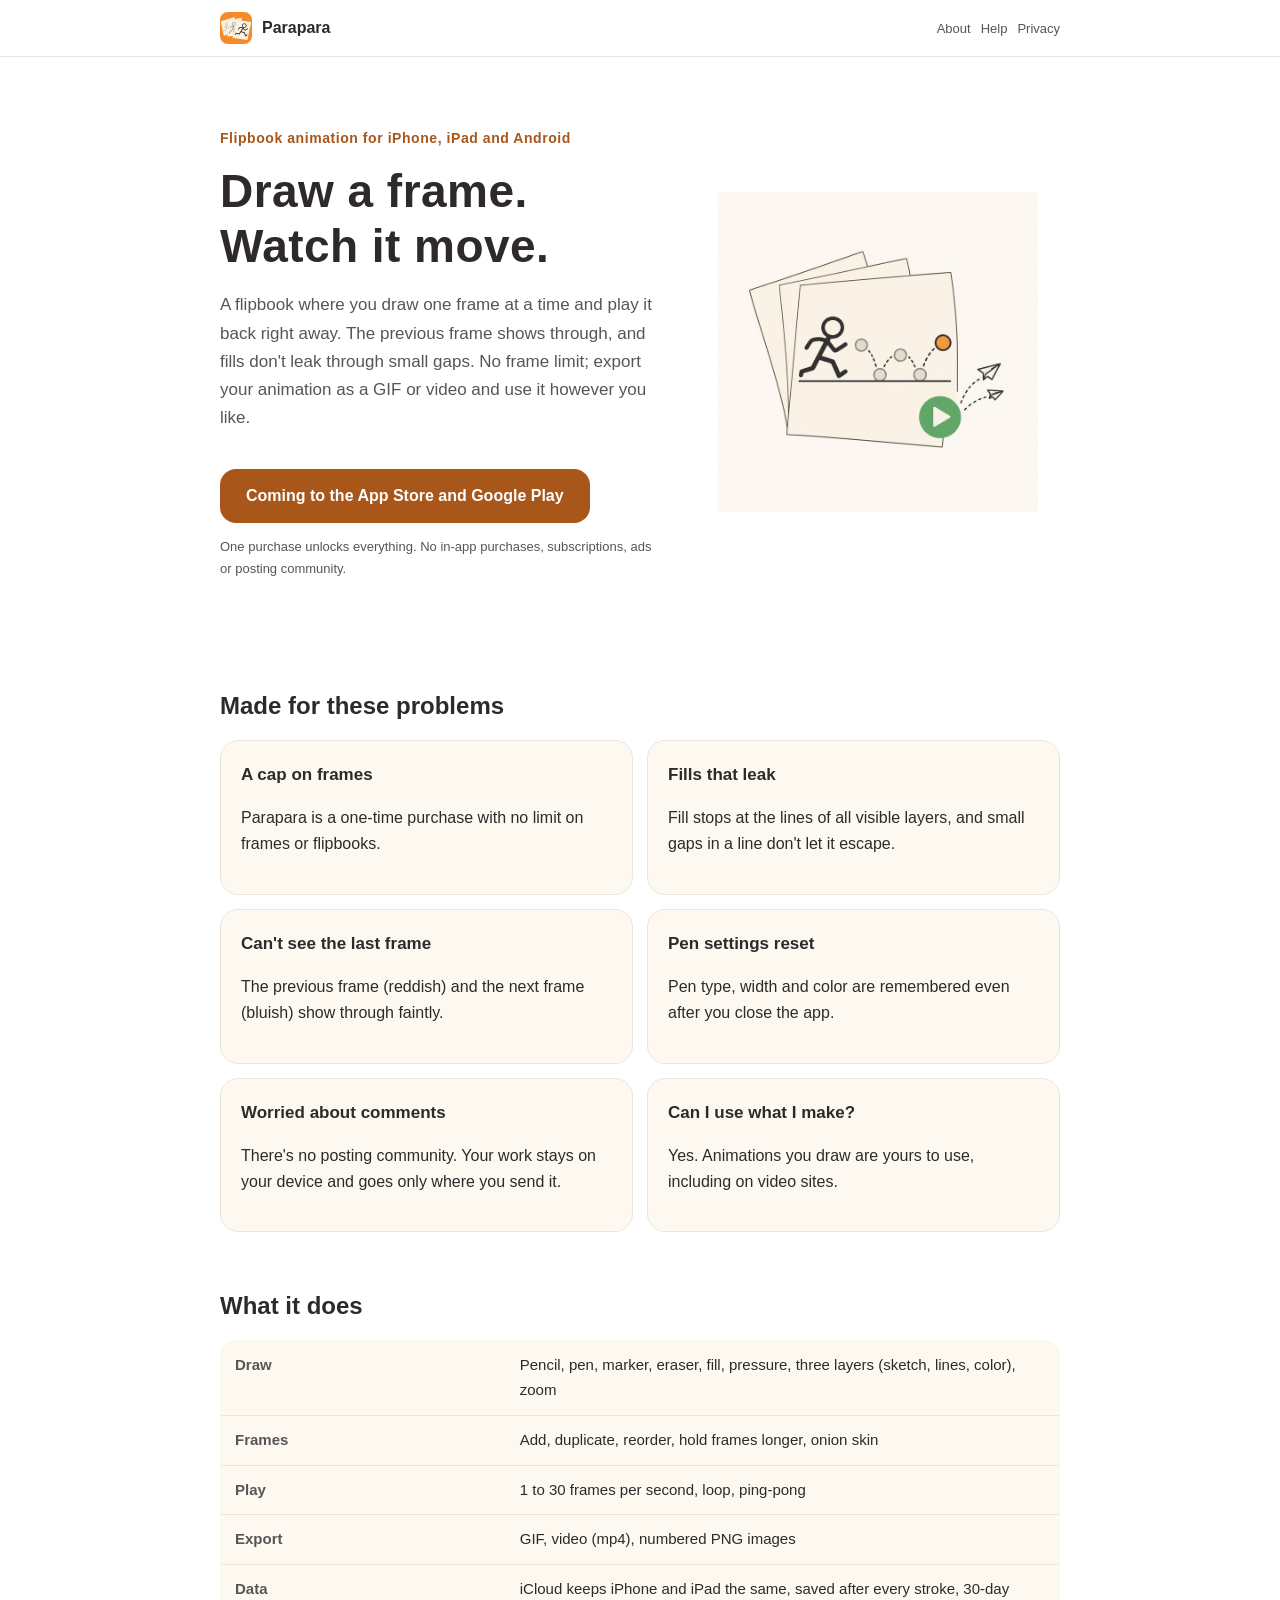
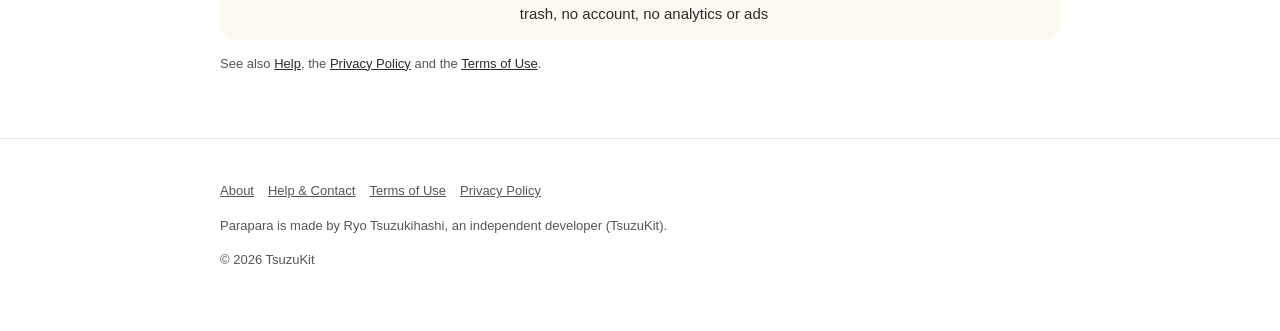
<file: index.html>
<!DOCTYPE html>
<html lang="ja" data-title-ja="ぱらぱらちょう｜1コマずつ描くパラパラ漫画" data-title-en="Parapara | A flipbook you draw frame by frame">
<head>
<meta charset="UTF-8">
<meta name="viewport" content="width=device-width, initial-scale=1">
<script>(function(){var l=navigator.languages&&navigator.languages.length?navigator.languages:[navigator.language||"ja"],p="en";for(var i=0;i<l.length;i++){var c=String(l[i]).toLowerCase();if(c.indexOf("ja")===0){p="ja";break}if(c.indexOf("en")===0){p="en";break}}var d=document.documentElement;d.lang=p;var t=d.getAttribute("data-title-"+p);if(t){document.title=t}})();</script>
<title>ぱらぱらちょう｜1コマずつ描くパラパラ漫画</title>
<meta name="description" content="1コマずつ絵を描いて、すぐ再生できるパラパラ漫画の帳面。前のコマが透け、塗りつぶしはすき間からはみ出さない。コマの数に制限なし。GIF・動画で書き出して自由に使える。広告なしの買い切り。 / Draw one frame at a time and play it right away. Onion skin, fills that don&#x27;t leak through gaps, no frame limit. Export GIF or video and use it however you like. No ads, one purchase.">
<meta property="og:title" content="ぱらぱらちょう｜1コマずつ描くパラパラ漫画">
<meta property="og:description" content="1コマずつ絵を描いて、すぐ再生できるパラパラ漫画の帳面。前のコマが透け、塗りつぶしはすき間からはみ出さない。コマの数に制限なし。GIF・動画で書き出して自由に使える。広告なしの買い切り。">
<meta property="og:type" content="website">
<meta property="og:url" content="https://parapara.tsuzukit.com/">
<meta property="og:image" content="https://parapara.tsuzukit.com/assets/og.jpg">
<link rel="icon" href="assets/icon.png">
<link rel="apple-touch-icon" href="assets/icon.png">
<link rel="stylesheet" href="style.css">
</head>
<body>
<div data-l="ja" lang="ja">
<header class="site"><div class="wrap">
<a class="brand" href="./"><img src="assets/icon.png" alt="" width="32" height="32">ぱらぱらちょう</a>
<nav class="site"><a href="./">紹介</a><a href="support.html">使い方</a><a href="privacy.html">プライバシー</a></nav>
</div></header>
<main class="wrap">
<section class="hero">
<div>
<p class="eyebrow">iPhone・iPad・Android のパラパラ漫画</p>
<h1>1コマずつ描いて、<br>すぐ動かす。</h1>
<p class="lead">1コマずつ絵を描いて、すぐ再生できるパラパラ漫画の帳面です。前のコマが薄く透け、塗りつぶしは線のすき間からはみ出しません。コマの数に制限はなく、描いたアニメは GIF や動画にして自由に使えます。</p>
<a class="cta" href="#store" id="store">App Store・Google Play で配信予定</a>
<p class="note">買い切りで全部の機能が使えます。アプリ内課金・サブスクリプション・広告・投稿の場はありません。</p>
</div>
<img src="assets/hero.jpg" alt="弾むボールを1コマずつ描いて再生するイラスト" width="360">
</section>

<h2>こんな困りごとのために</h2>
<div class="grid two">
<div class="card"><h3>コマの数に上限がある</h3><p>ぱらぱらちょうは買い切りで、コマの数も作品の数も制限がありません。</p></div>
<div class="card"><h3>塗りつぶしがはみ出す</h3><p>見えている全部のレイヤーの線を境に塗ります。線に小さなすき間があっても、外へはみ出しません。</p></div>
<div class="card"><h3>前のコマが見えない</h3><p>前のコマ（赤み）と次のコマ（青み）を薄く重ねて、少しずつ動かして描けます。</p></div>
<div class="card"><h3>ペンの太さが毎回戻る</h3><p>ペンの種類・太さ・色は、アプリを閉じても覚えています。</p></div>
<div class="card"><h3>投稿の場のコメントがこわい</h3><p>投稿の場はありません。作品は端末の中に置き、送る先は自分で選びます。</p></div>
<div class="card"><h3>作ったアニメを使ってよいか</h3><p>自分で描いたアニメは自由に使えます。動画のサイトに載せることもできます。</p></div>
</div>

<h2>できること</h2>
<table>
<tr><th>描く</th><td>えんぴつ・ペン・マーカー・消しゴム・塗りつぶし・筆圧・レイヤー3枚（下書き・線・塗り）・拡大</td></tr>
<tr><th>コマ</th><td>足す・複製・並べかえ・止めの絵（1コマを長く見せる）・前後のコマを透かす</td></tr>
<tr><th>再生</th><td>1〜30 コマ／秒・くり返し・往復</td></tr>
<tr><th>書き出し</th><td>GIF・動画（mp4）・連番の画像（PNG）</td></tr>
<tr><th>データ</th><td>iCloud で iPhone と iPad をそろえる・1筆ごとに保存・ゴミ箱（30日）・アカウントなし・解析と広告なし</td></tr>
</table>
<p class="note"><a href="support.html">使い方</a>・<a href="privacy.html">プライバシーポリシー</a>・<a href="terms.html">利用規約</a>もご覧ください。</p>
</main>
<footer class="site"><div class="wrap">
<p><a href="./">紹介</a><a href="support.html">使い方とお問い合わせ</a><a href="terms.html">利用規約</a><a href="privacy.html">プライバシーポリシー</a></p>
<p>ぱらぱらちょうは、個人開発者の續橋涼（TsuzuKit）が作っているアプリです。</p>
<p>© 2026 TsuzuKit</p>
</div></footer>
</div>
<div data-l="en" lang="en">
<header class="site"><div class="wrap">
<a class="brand" href="./"><img src="assets/icon.png" alt="" width="32" height="32">Parapara</a>
<nav class="site"><a href="./">About</a><a href="support.html">Help</a><a href="privacy.html">Privacy</a></nav>
</div></header>
<main class="wrap">
<section class="hero">
<div>
<p class="eyebrow">Flipbook animation for iPhone, iPad and Android</p>
<h1>Draw a frame.<br>Watch it move.</h1>
<p class="lead">A flipbook where you draw one frame at a time and play it back right away. The previous frame shows through, and fills don't leak through small gaps. No frame limit; export your animation as a GIF or video and use it however you like.</p>
<a class="cta" href="#store" id="store">Coming to the App Store and Google Play</a>
<p class="note">One purchase unlocks everything. No in-app purchases, subscriptions, ads or posting community.</p>
</div>
<img src="assets/hero.jpg" alt="Illustration of drawing a bouncing ball frame by frame and playing it" width="360">
</section>

<h2>Made for these problems</h2>
<div class="grid two">
<div class="card"><h3>A cap on frames</h3><p>Parapara is a one-time purchase with no limit on frames or flipbooks.</p></div>
<div class="card"><h3>Fills that leak</h3><p>Fill stops at the lines of all visible layers, and small gaps in a line don't let it escape.</p></div>
<div class="card"><h3>Can't see the last frame</h3><p>The previous frame (reddish) and the next frame (bluish) show through faintly.</p></div>
<div class="card"><h3>Pen settings reset</h3><p>Pen type, width and color are remembered even after you close the app.</p></div>
<div class="card"><h3>Worried about comments</h3><p>There's no posting community. Your work stays on your device and goes only where you send it.</p></div>
<div class="card"><h3>Can I use what I make?</h3><p>Yes. Animations you draw are yours to use, including on video sites.</p></div>
</div>

<h2>What it does</h2>
<table>
<tr><th>Draw</th><td>Pencil, pen, marker, eraser, fill, pressure, three layers (sketch, lines, color), zoom</td></tr>
<tr><th>Frames</th><td>Add, duplicate, reorder, hold frames longer, onion skin</td></tr>
<tr><th>Play</th><td>1 to 30 frames per second, loop, ping-pong</td></tr>
<tr><th>Export</th><td>GIF, video (mp4), numbered PNG images</td></tr>
<tr><th>Data</th><td>iCloud keeps iPhone and iPad the same, saved after every stroke, 30-day trash, no account, no analytics or ads</td></tr>
</table>
<p class="note">See also <a href="support.html">Help</a>, the <a href="privacy.html">Privacy Policy</a> and the <a href="terms.html">Terms of Use</a>.</p>
</main>
<footer class="site"><div class="wrap">
<p><a href="./">About</a><a href="support.html">Help & Contact</a><a href="terms.html">Terms of Use</a><a href="privacy.html">Privacy Policy</a></p>
<p>Parapara is made by Ryo Tsuzukihashi, an independent developer (TsuzuKit).</p>
<p>© 2026 TsuzuKit</p>
</div></footer>
</div>
</body>
</html>
</file>
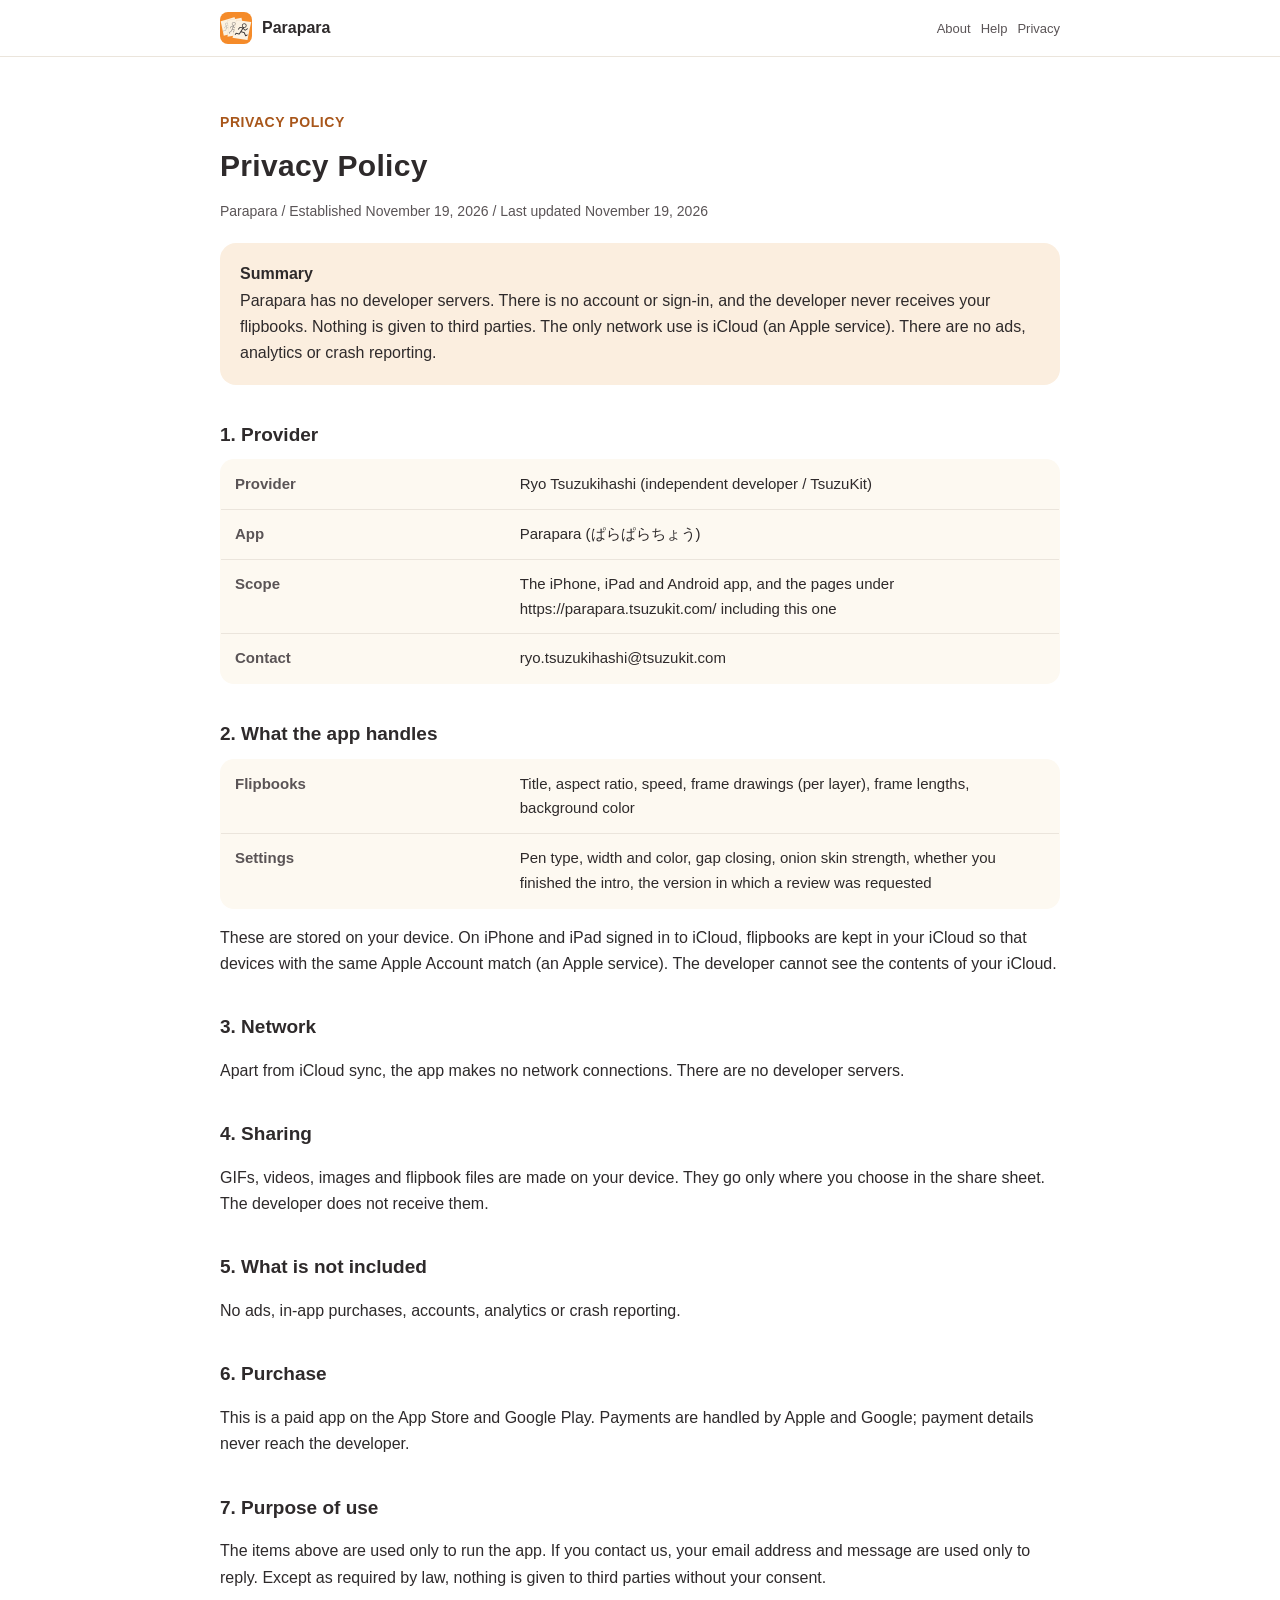
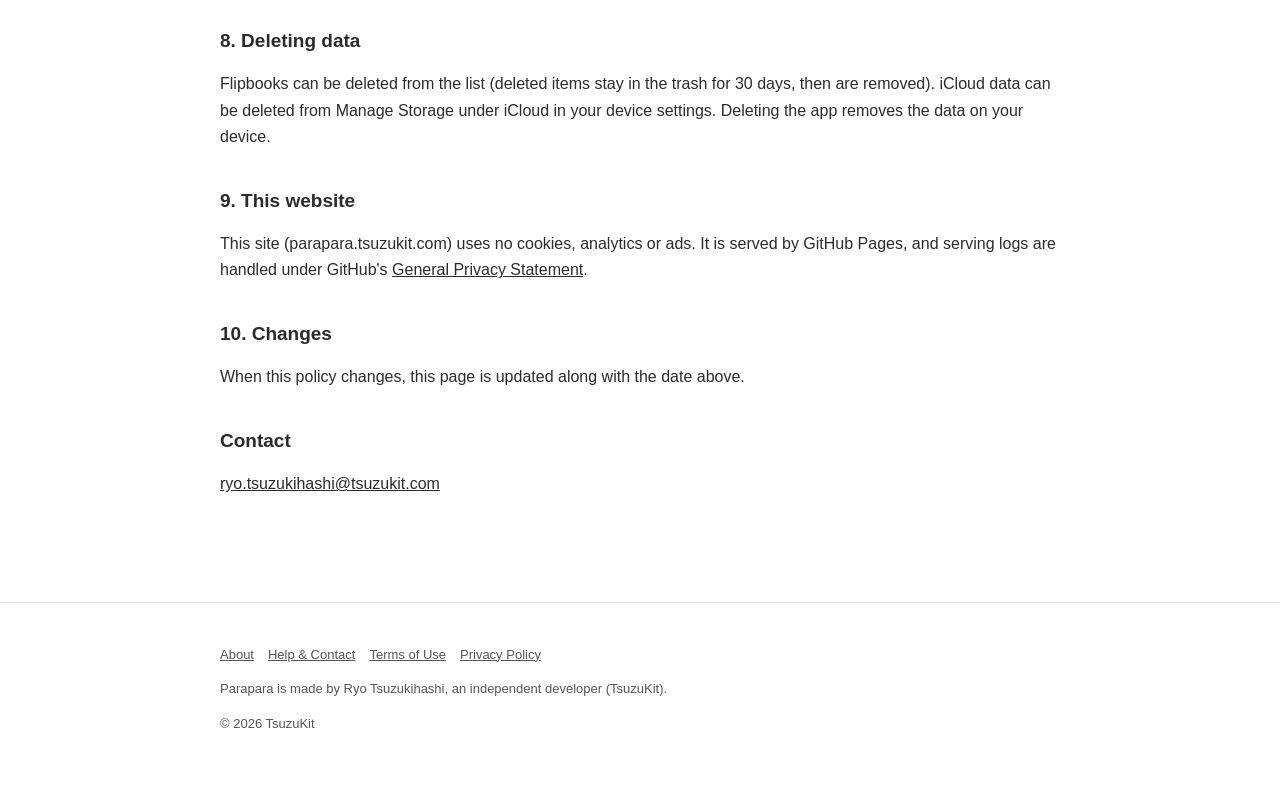
<file: privacy.html>
<!DOCTYPE html>
<html lang="ja" data-title-ja="プライバシーポリシー - ぱらぱらちょう" data-title-en="Privacy Policy - Parapara">
<head>
<meta charset="UTF-8">
<meta name="viewport" content="width=device-width, initial-scale=1">
<script>(function(){var l=navigator.languages&&navigator.languages.length?navigator.languages:[navigator.language||"ja"],p="en";for(var i=0;i<l.length;i++){var c=String(l[i]).toLowerCase();if(c.indexOf("ja")===0){p="ja";break}if(c.indexOf("en")===0){p="en";break}}var d=document.documentElement;d.lang=p;var t=d.getAttribute("data-title-"+p);if(t){document.title=t}})();</script>
<title>プライバシーポリシー - ぱらぱらちょう</title>
<meta name="description" content="ぱらぱらちょうのプライバシーポリシー。開発者は個人情報を集めません。通信は iCloud だけです。 / Privacy Policy for Parapara. The developer collects no personal information. The only network use is iCloud.">
<meta property="og:title" content="プライバシーポリシー - ぱらぱらちょう">
<meta property="og:description" content="ぱらぱらちょうのプライバシーポリシー。開発者は個人情報を集めません。通信は iCloud だけです。">
<meta property="og:type" content="website">
<meta property="og:url" content="https://parapara.tsuzukit.com/privacy.html">
<meta property="og:image" content="https://parapara.tsuzukit.com/assets/og.jpg">
<link rel="icon" href="assets/icon.png">
<link rel="apple-touch-icon" href="assets/icon.png">
<link rel="stylesheet" href="style.css">
</head>
<body>
<div data-l="ja" lang="ja">
<header class="site"><div class="wrap">
<a class="brand" href="./"><img src="assets/icon.png" alt="" width="32" height="32">ぱらぱらちょう</a>
<nav class="site"><a href="./">紹介</a><a href="support.html">使い方</a><a href="privacy.html">プライバシー</a></nav>
</div></header>
<main class="wrap">
<article class="doc">
<p class="eyebrow">PRIVACY POLICY</p>
<h1>プライバシーポリシー</h1>
<p class="meta">ぱらぱらちょう／制定日 2026年11月19日／改定日 2026年11月19日</p>
<div class="summary"><strong>このポリシーの要旨</strong><br>ぱらぱらちょうは、開発者のサーバーを持たないアプリです。アカウント登録やログインはなく、開発者があなたの作品を受け取ることはありません。第三者に渡すこともありません。通信は iCloud（Apple のサービス）だけです。広告、分析ツール、クラッシュを報告する仕組みは入れていません。</div>
<h2>1. 提供者</h2>
<table>
<tr><th>提供者</th><td>續橋涼（個人開発者 / TsuzuKit）</td></tr>
<tr><th>アプリ名</th><td>ぱらぱらちょう（英語名 Parapara）</td></tr>
<tr><th>対象</th><td>iPhone・iPad・Android 向けアプリと、このページを含む https://parapara.tsuzukit.com/ 配下のページ</td></tr>
<tr><th>連絡先</th><td>ryo.tsuzukihashi@tsuzukit.com</td></tr>
</table>
<h2>2. アプリが扱うもの</h2>
<table>
<tr><th>作品</th><td>題・縦横の比・速さ・コマの絵（レイヤーごと）・コマの長さ・背景の色</td></tr>
<tr><th>アプリの設定</th><td>ペンの種類・太さ・色・すき間を閉じる幅・オニオンスキンの濃さ・案内を終えたかどうか・レビューのお願いを出した版</td></tr>
</table>
<p>これらは端末の中に保存します。iCloud に入っている iPhone・iPad では、作品をあなたの iCloud に置き、同じ Apple アカウントの端末でそろえます（Apple のサービス）。開発者は、あなたの iCloud の中身を見ることはできません。</p>
<h2>3. 通信</h2>
<p>iCloud との同期のほかに、通信はしません。開発者のサーバーはありません。</p>
<h2>4. 書き出し</h2>
<p>GIF・動画・画像・作品のファイルは端末の中で作ります。送り先は、あなたが共有の画面で選んだアプリやサービスです。開発者には届きません。</p>
<h2>5. 入れていないもの</h2>
<p>広告・アプリ内課金・アカウント登録・分析ツール・クラッシュの報告は入れていません。</p>
<h2>6. 購入</h2>
<p>本アプリは App Store と Google Play の有料アプリです。お支払いは Apple・Google が処理し、支払いの情報は開発者には届きません。</p>
<h2>7. 情報を使う目的</h2>
<p>上のものは、アプリを動かすためだけに使います。お問い合わせをいただいたときは、メールアドレスと内容をお返事のためだけに使います。法令にもとづく場合を除き、本人の同意なく第三者に渡すことはありません。</p>
<h2>8. 消したいとき</h2>
<p>作品は一覧から消せます（消したものはゴミ箱に30日残り、そのあと消えます）。iCloud の記録は、端末の設定の iCloud の「ストレージを管理」から消せます。アプリを消すと、端末の中のデータは消えます。</p>
<h2>9. このウェブサイトについて</h2>
<p>このサイト（parapara.tsuzukit.com）は、Cookie も、アクセスを計測する仕組みも、広告も使っていません。サイトは GitHub Pages で配信しており、配信の記録は GitHub の <a href="https://docs.github.com/ja/site-policy/privacy-policies/github-general-privacy-statement">プライバシーについての声明</a> に沿って扱われます。</p>
<h2>10. 改定</h2>
<p>このポリシーを変えるときは、このページを書きかえ、上の改定日を新しくします。</p>
<h2>お問い合わせ</h2>
<p><a href="mailto:ryo.tsuzukihashi@tsuzukit.com">ryo.tsuzukihashi@tsuzukit.com</a></p>
</article>
</main>
<footer class="site"><div class="wrap">
<p><a href="./">紹介</a><a href="support.html">使い方とお問い合わせ</a><a href="terms.html">利用規約</a><a href="privacy.html">プライバシーポリシー</a></p>
<p>ぱらぱらちょうは、個人開発者の續橋涼（TsuzuKit）が作っているアプリです。</p>
<p>© 2026 TsuzuKit</p>
</div></footer>
</div>
<div data-l="en" lang="en">
<header class="site"><div class="wrap">
<a class="brand" href="./"><img src="assets/icon.png" alt="" width="32" height="32">Parapara</a>
<nav class="site"><a href="./">About</a><a href="support.html">Help</a><a href="privacy.html">Privacy</a></nav>
</div></header>
<main class="wrap">
<article class="doc">
<p class="eyebrow">PRIVACY POLICY</p>
<h1>Privacy Policy</h1>
<p class="meta">Parapara / Established November 19, 2026 / Last updated November 19, 2026</p>
<div class="summary"><strong>Summary</strong><br>Parapara has no developer servers. There is no account or sign-in, and the developer never receives your flipbooks. Nothing is given to third parties. The only network use is iCloud (an Apple service). There are no ads, analytics or crash reporting.</div>
<h2>1. Provider</h2>
<table>
<tr><th>Provider</th><td>Ryo Tsuzukihashi (independent developer / TsuzuKit)</td></tr>
<tr><th>App</th><td>Parapara (ぱらぱらちょう)</td></tr>
<tr><th>Scope</th><td>The iPhone, iPad and Android app, and the pages under https://parapara.tsuzukit.com/ including this one</td></tr>
<tr><th>Contact</th><td>ryo.tsuzukihashi@tsuzukit.com</td></tr>
</table>
<h2>2. What the app handles</h2>
<table>
<tr><th>Flipbooks</th><td>Title, aspect ratio, speed, frame drawings (per layer), frame lengths, background color</td></tr>
<tr><th>Settings</th><td>Pen type, width and color, gap closing, onion skin strength, whether you finished the intro, the version in which a review was requested</td></tr>
</table>
<p>These are stored on your device. On iPhone and iPad signed in to iCloud, flipbooks are kept in your iCloud so that devices with the same Apple Account match (an Apple service). The developer cannot see the contents of your iCloud.</p>
<h2>3. Network</h2>
<p>Apart from iCloud sync, the app makes no network connections. There are no developer servers.</p>
<h2>4. Sharing</h2>
<p>GIFs, videos, images and flipbook files are made on your device. They go only where you choose in the share sheet. The developer does not receive them.</p>
<h2>5. What is not included</h2>
<p>No ads, in-app purchases, accounts, analytics or crash reporting.</p>
<h2>6. Purchase</h2>
<p>This is a paid app on the App Store and Google Play. Payments are handled by Apple and Google; payment details never reach the developer.</p>
<h2>7. Purpose of use</h2>
<p>The items above are used only to run the app. If you contact us, your email address and message are used only to reply. Except as required by law, nothing is given to third parties without your consent.</p>
<h2>8. Deleting data</h2>
<p>Flipbooks can be deleted from the list (deleted items stay in the trash for 30 days, then are removed). iCloud data can be deleted from Manage Storage under iCloud in your device settings. Deleting the app removes the data on your device.</p>
<h2>9. This website</h2>
<p>This site (parapara.tsuzukit.com) uses no cookies, analytics or ads. It is served by GitHub Pages, and serving logs are handled under GitHub's <a href="https://docs.github.com/en/site-policy/privacy-policies/github-general-privacy-statement">General Privacy Statement</a>.</p>
<h2>10. Changes</h2>
<p>When this policy changes, this page is updated along with the date above.</p>
<h2>Contact</h2>
<p><a href="mailto:ryo.tsuzukihashi@tsuzukit.com">ryo.tsuzukihashi@tsuzukit.com</a></p>
</article>
</main>
<footer class="site"><div class="wrap">
<p><a href="./">About</a><a href="support.html">Help & Contact</a><a href="terms.html">Terms of Use</a><a href="privacy.html">Privacy Policy</a></p>
<p>Parapara is made by Ryo Tsuzukihashi, an independent developer (TsuzuKit).</p>
<p>© 2026 TsuzuKit</p>
</div></footer>
</div>
</body>
</html>
</file>
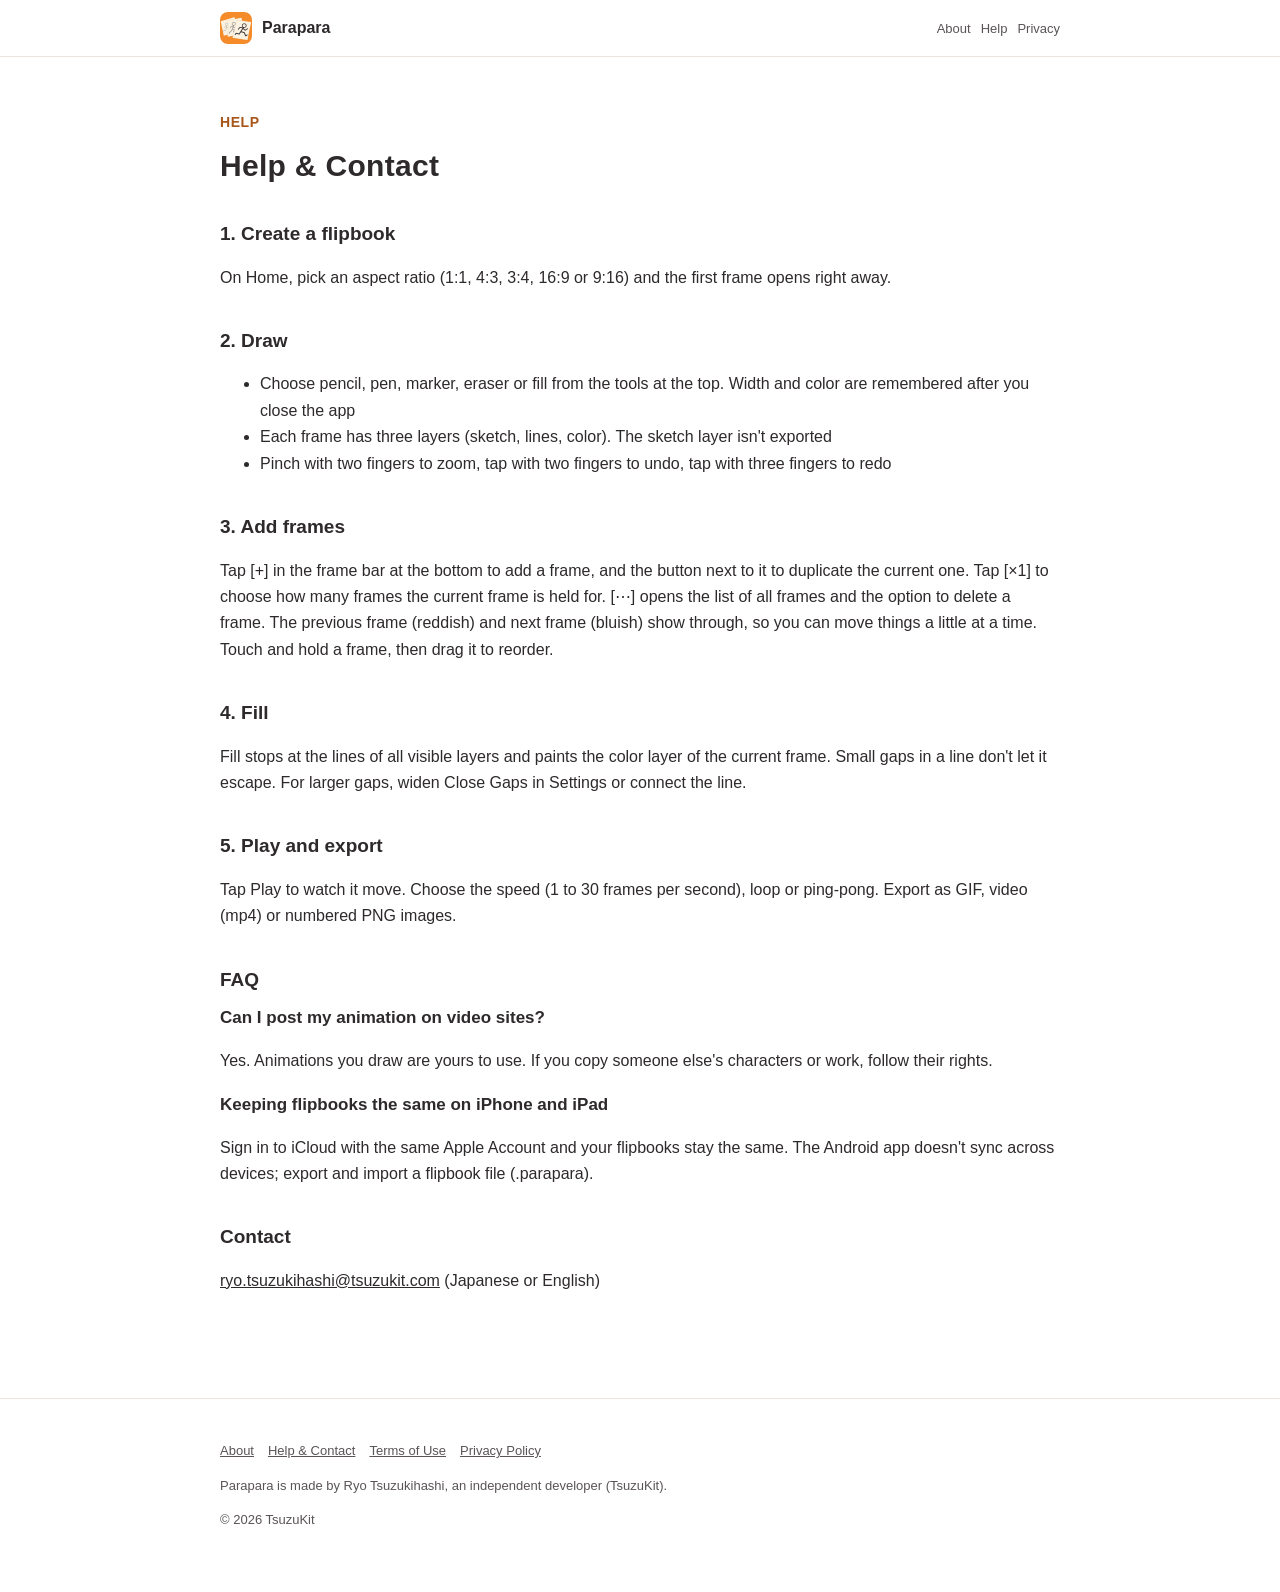
<file: support.html>
<!DOCTYPE html>
<html lang="ja" data-title-ja="使い方とお問い合わせ - ぱらぱらちょう" data-title-en="Help &amp; Contact - Parapara">
<head>
<meta charset="UTF-8">
<meta name="viewport" content="width=device-width, initial-scale=1">
<script>(function(){var l=navigator.languages&&navigator.languages.length?navigator.languages:[navigator.language||"ja"],p="en";for(var i=0;i<l.length;i++){var c=String(l[i]).toLowerCase();if(c.indexOf("ja")===0){p="ja";break}if(c.indexOf("en")===0){p="en";break}}var d=document.documentElement;d.lang=p;var t=d.getAttribute("data-title-"+p);if(t){document.title=t}})();</script>
<title>使い方とお問い合わせ - ぱらぱらちょう</title>
<meta name="description" content="ぱらぱらちょうの使い方（描く・コマ・前のコマを透かす・塗りつぶし・再生・書き出し）とよくあるご質問、お問い合わせ。 / How to use Parapara (drawing, frames, onion skin, fill, playback, export), FAQ and contact.">
<meta property="og:title" content="使い方とお問い合わせ - ぱらぱらちょう">
<meta property="og:description" content="ぱらぱらちょうの使い方（描く・コマ・前のコマを透かす・塗りつぶし・再生・書き出し）とよくあるご質問、お問い合わせ。">
<meta property="og:type" content="website">
<meta property="og:url" content="https://parapara.tsuzukit.com/support.html">
<meta property="og:image" content="https://parapara.tsuzukit.com/assets/og.jpg">
<link rel="icon" href="assets/icon.png">
<link rel="apple-touch-icon" href="assets/icon.png">
<link rel="stylesheet" href="style.css">
</head>
<body>
<div data-l="ja" lang="ja">
<header class="site"><div class="wrap">
<a class="brand" href="./"><img src="assets/icon.png" alt="" width="32" height="32">ぱらぱらちょう</a>
<nav class="site"><a href="./">紹介</a><a href="support.html">使い方</a><a href="privacy.html">プライバシー</a></nav>
</div></header>
<main class="wrap">
<article class="doc">
<p class="eyebrow">HELP</p>
<h1>使い方とお問い合わせ</h1>
<h2>1. 作品を作る</h2>
<p>ホームで縦横の比（1:1・4:3・3:4・16:9・9:16）を選ぶと、すぐ1コマ目のキャンバスが開きます。</p>
<h2>2. 描く</h2>
<ul>
<li>上の道具から、えんぴつ・ペン・マーカー・消しゴム・塗りつぶしを選びます。太さと色はアプリを閉じても覚えています</li>
<li>レイヤーは1コマに3枚（下書き・線・塗り）。下書きは書き出しに入りません</li>
<li>2本指でつまむと拡大、2本指で押すと元に戻す、3本指で押すとやり直しです</li>
</ul>
<h2>3. コマを足す</h2>
<p>下のコマの帯の［＋］でコマを足し、となりのボタンで今のコマを複製します。［×1］では、そのコマを何コマ分見せるか（長さ）を選べます。［…］からはコマの一覧と、コマを消す操作が開きます。前のコマ（赤み）と次のコマ（青み）が薄く透けるので、少しずつ動かして描けます。コマを長く押して動かすと、並べかえられます。</p>
<h2>4. 塗りつぶし</h2>
<p>塗りつぶしは、見えている全部のレイヤーの線を境に、今のコマの塗りのレイヤーに塗ります。線に小さなすき間があってもはみ出しません。すき間が大きいときは、設定の［すき間を閉じる］の幅を広げるか、線をつないでください。</p>
<h2>5. 再生と書き出し</h2>
<p>［再生］で動きを見ます。速さ（1〜30 コマ／秒）・くり返し・往復を選べます。書き出しは GIF・動画（mp4）・連番の画像（PNG）です。</p>
<h2>よくあるご質問</h2>
<h3>作ったアニメを動画のサイトに載せてもいいですか</h3>
<p>はい。自分で描いたアニメは自由に使えます。他人のキャラクターや作品をまねて描いたものは、その権利の決まりに従ってください。</p>
<h3>iPhone と iPad で作品をそろえたい</h3>
<p>同じ Apple アカウントで iCloud に入っていれば、作品がそろいます。Android 版は端末をまたいだ同期をしないので、作品のファイル（.parapara）で書き出して読みこんでください。</p>
<h2>お問い合わせ</h2>
<p><a href="mailto:ryo.tsuzukihashi@tsuzukit.com">ryo.tsuzukihashi@tsuzukit.com</a>（日本語・英語）</p>
</article>
</main>
<footer class="site"><div class="wrap">
<p><a href="./">紹介</a><a href="support.html">使い方とお問い合わせ</a><a href="terms.html">利用規約</a><a href="privacy.html">プライバシーポリシー</a></p>
<p>ぱらぱらちょうは、個人開発者の續橋涼（TsuzuKit）が作っているアプリです。</p>
<p>© 2026 TsuzuKit</p>
</div></footer>
</div>
<div data-l="en" lang="en">
<header class="site"><div class="wrap">
<a class="brand" href="./"><img src="assets/icon.png" alt="" width="32" height="32">Parapara</a>
<nav class="site"><a href="./">About</a><a href="support.html">Help</a><a href="privacy.html">Privacy</a></nav>
</div></header>
<main class="wrap">
<article class="doc">
<p class="eyebrow">HELP</p>
<h1>Help &amp; Contact</h1>
<h2>1. Create a flipbook</h2>
<p>On Home, pick an aspect ratio (1:1, 4:3, 3:4, 16:9 or 9:16) and the first frame opens right away.</p>
<h2>2. Draw</h2>
<ul>
<li>Choose pencil, pen, marker, eraser or fill from the tools at the top. Width and color are remembered after you close the app</li>
<li>Each frame has three layers (sketch, lines, color). The sketch layer isn't exported</li>
<li>Pinch with two fingers to zoom, tap with two fingers to undo, tap with three fingers to redo</li>
</ul>
<h2>3. Add frames</h2>
<p>Tap [+] in the frame bar at the bottom to add a frame, and the button next to it to duplicate the current one. Tap [×1] to choose how many frames the current frame is held for. [⋯] opens the list of all frames and the option to delete a frame. The previous frame (reddish) and next frame (bluish) show through, so you can move things a little at a time. Touch and hold a frame, then drag it to reorder.</p>
<h2>4. Fill</h2>
<p>Fill stops at the lines of all visible layers and paints the color layer of the current frame. Small gaps in a line don't let it escape. For larger gaps, widen Close Gaps in Settings or connect the line.</p>
<h2>5. Play and export</h2>
<p>Tap Play to watch it move. Choose the speed (1 to 30 frames per second), loop or ping-pong. Export as GIF, video (mp4) or numbered PNG images.</p>
<h2>FAQ</h2>
<h3>Can I post my animation on video sites?</h3>
<p>Yes. Animations you draw are yours to use. If you copy someone else's characters or work, follow their rights.</p>
<h3>Keeping flipbooks the same on iPhone and iPad</h3>
<p>Sign in to iCloud with the same Apple Account and your flipbooks stay the same. The Android app doesn't sync across devices; export and import a flipbook file (.parapara).</p>
<h2>Contact</h2>
<p><a href="mailto:ryo.tsuzukihashi@tsuzukit.com">ryo.tsuzukihashi@tsuzukit.com</a> (Japanese or English)</p>
</article>
</main>
<footer class="site"><div class="wrap">
<p><a href="./">About</a><a href="support.html">Help & Contact</a><a href="terms.html">Terms of Use</a><a href="privacy.html">Privacy Policy</a></p>
<p>Parapara is made by Ryo Tsuzukihashi, an independent developer (TsuzuKit).</p>
<p>© 2026 TsuzuKit</p>
</div></footer>
</div>
</body>
</html>
</file>
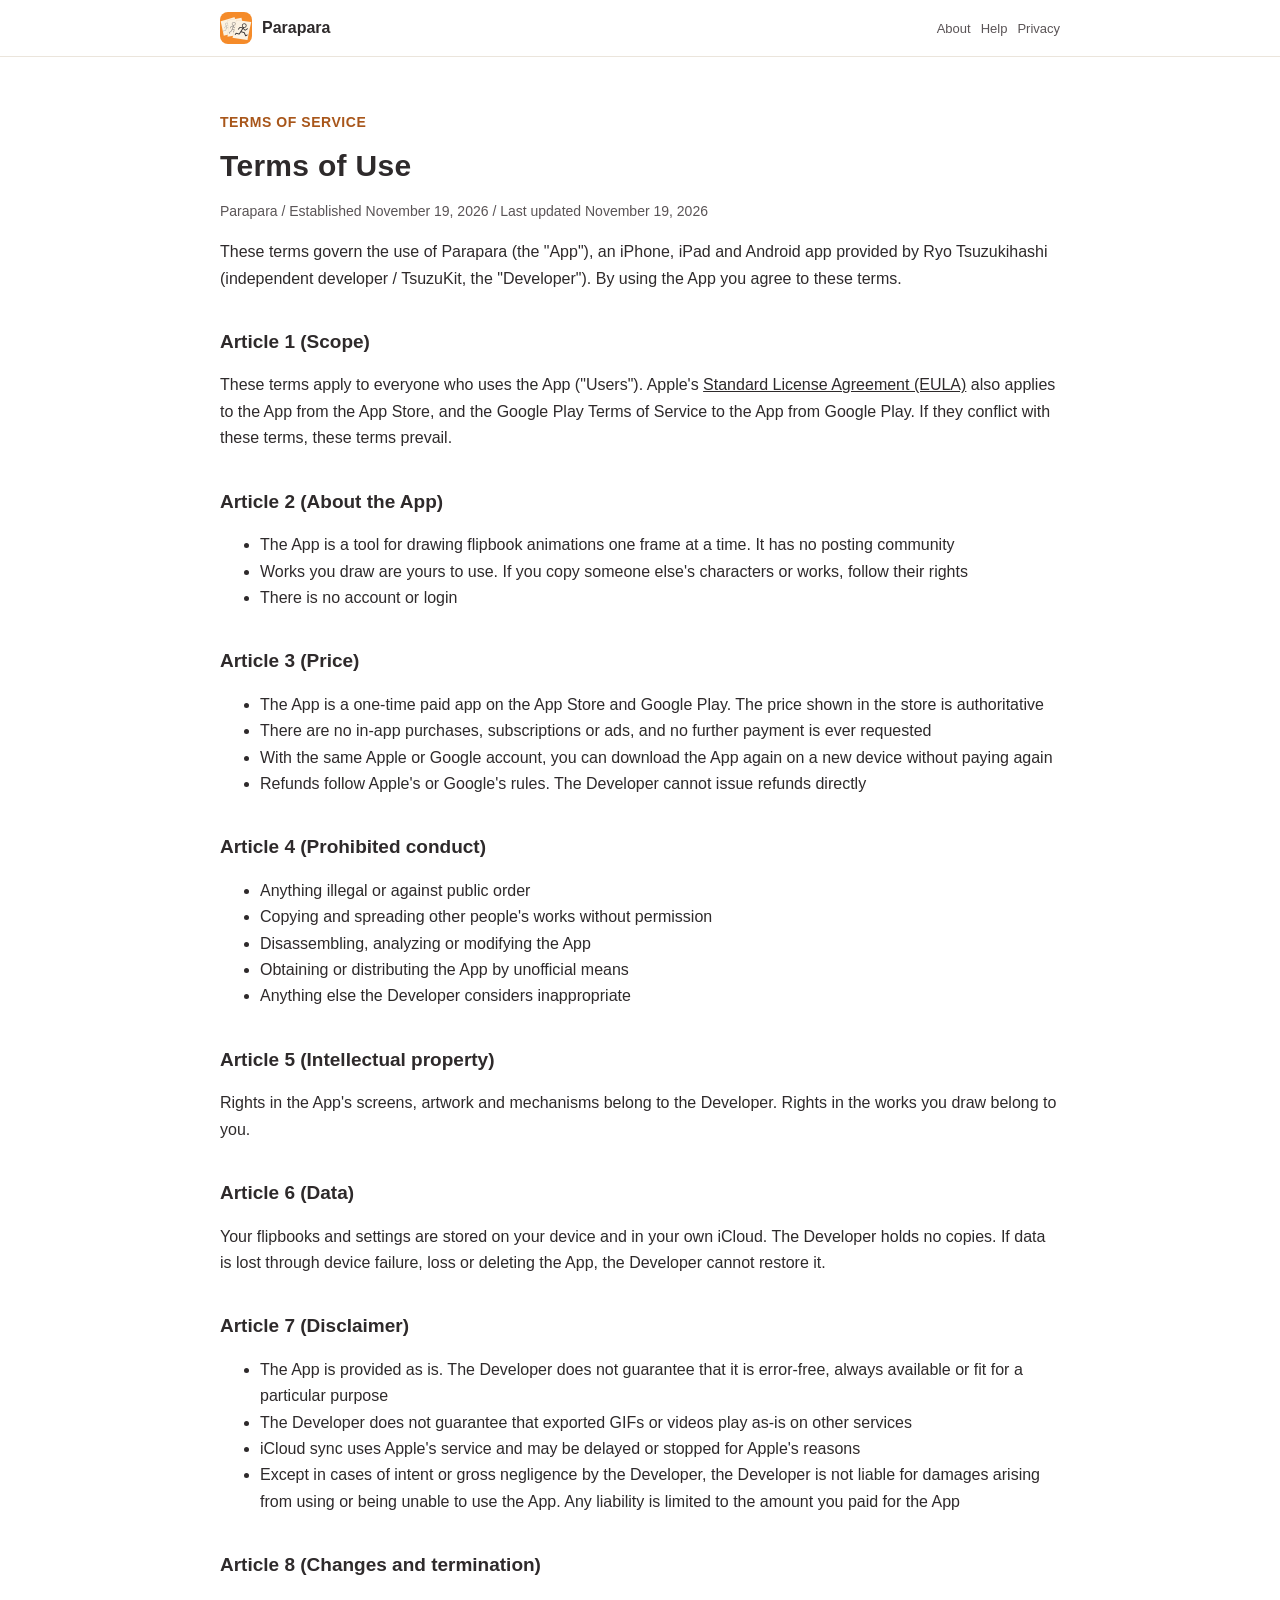
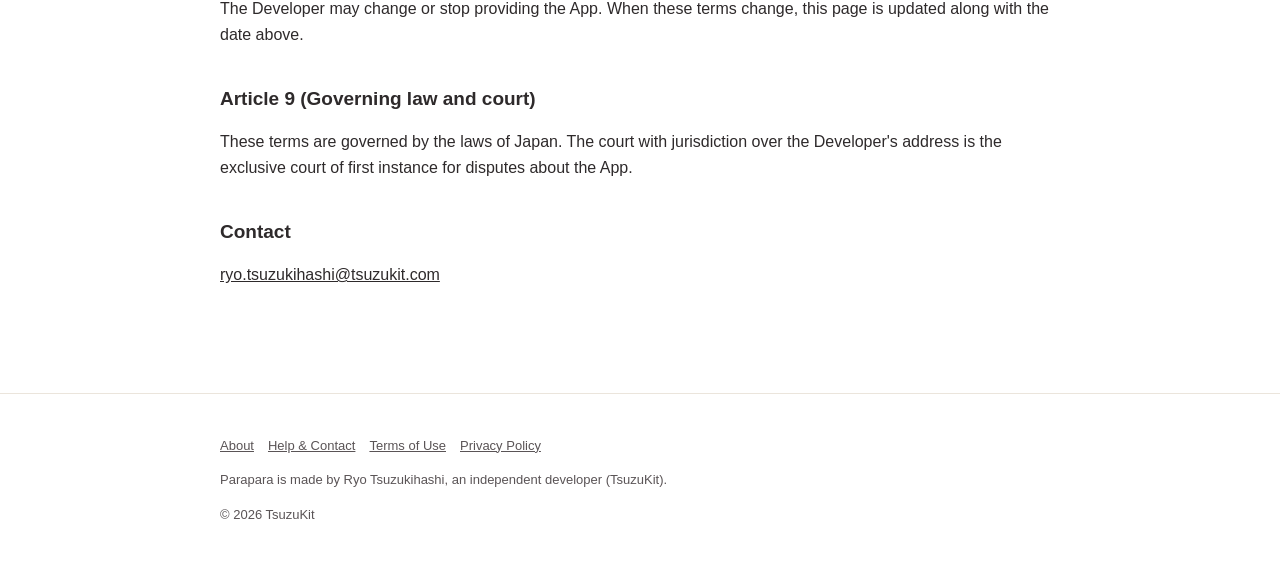
<file: terms.html>
<!DOCTYPE html>
<html lang="ja" data-title-ja="利用規約 - ぱらぱらちょう" data-title-en="Terms of Use - Parapara">
<head>
<meta charset="UTF-8">
<meta name="viewport" content="width=device-width, initial-scale=1">
<script>(function(){var l=navigator.languages&&navigator.languages.length?navigator.languages:[navigator.language||"ja"],p="en";for(var i=0;i<l.length;i++){var c=String(l[i]).toLowerCase();if(c.indexOf("ja")===0){p="ja";break}if(c.indexOf("en")===0){p="en";break}}var d=document.documentElement;d.lang=p;var t=d.getAttribute("data-title-"+p);if(t){document.title=t}})();</script>
<title>利用規約 - ぱらぱらちょう</title>
<meta name="description" content="ぱらぱらちょうの利用規約。 / Terms of Use for Parapara.">
<meta property="og:title" content="利用規約 - ぱらぱらちょう">
<meta property="og:description" content="ぱらぱらちょうの利用規約。">
<meta property="og:type" content="website">
<meta property="og:url" content="https://parapara.tsuzukit.com/terms.html">
<meta property="og:image" content="https://parapara.tsuzukit.com/assets/og.jpg">
<link rel="icon" href="assets/icon.png">
<link rel="apple-touch-icon" href="assets/icon.png">
<link rel="stylesheet" href="style.css">
</head>
<body>
<div data-l="ja" lang="ja">
<header class="site"><div class="wrap">
<a class="brand" href="./"><img src="assets/icon.png" alt="" width="32" height="32">ぱらぱらちょう</a>
<nav class="site"><a href="./">紹介</a><a href="support.html">使い方</a><a href="privacy.html">プライバシー</a></nav>
</div></header>
<main class="wrap">
<article class="doc">
<p class="eyebrow">TERMS OF SERVICE</p>
<h1>利用規約</h1>
<p class="meta">ぱらぱらちょう／制定日 2026年11月19日／改定日 2026年11月19日</p>
<p>この規約は、續橋涼（個人開発者 / TsuzuKit。以下「開発者」）が提供する iPhone・iPad・Android アプリ「ぱらぱらちょう」（以下「本アプリ」）を使うときの決まりです。本アプリを使った時点で、この規約に同意したものとします。</p>
<h2>第1条（適用）</h2>
<p>この規約は、本アプリを使うすべての方（以下「利用者」）に適用されます。App Store から入れた本アプリには、Apple が定める<a href="https://www.apple.com/legal/internet-services/itunes/dev/stdeula/">標準のライセンス契約（EULA）</a>も、Google Play から入れた本アプリには Google Play の利用規約も、あわせて適用されます。この規約とそれらが食い違うときは、この規約を優先します。</p>
<h2>第2条（本アプリについて）</h2>
<ul>
<li>本アプリは、1コマずつ絵を描いてパラパラ漫画（アニメーション）を作るための道具です。投稿の場は持ちません</li>
<li>利用者が描いた作品は、利用者が自由に使えます。他人のキャラクターや作品をまねて描いたものは、その権利の決まりに従ってください</li>
<li>アカウント登録やログインはありません</li>
</ul>
<h2>第3条（料金）</h2>
<ul>
<li>本アプリは、App Store・Google Play で購入する買い切りの有料アプリです。価格はストアに表示されるものが正です</li>
<li>アプリ内課金、サブスクリプション、広告はありません。購入したあとに追加の支払いを求めることはありません</li>
<li>同じ Apple アカウント・Google アカウントであれば、機種変更やアプリの入れ直しのときに、もう一度お支払いいただかずにダウンロードできます</li>
<li>返金は Apple・Google の規定に従います。開発者が直接返金することはできません</li>
</ul>
<h2>第4条（禁止事項）</h2>
<p>本アプリを使うとき、次のことをしてはいけません。</p>
<ul>
<li>法令や公序良俗に反すること</li>
<li>他人の作品を、権利者の許しなく写して広めること</li>
<li>本アプリを分解・解析・改変すること</li>
<li>本アプリを正規の方法以外で入手したり、配ったりすること</li>
<li>そのほか、開発者が不適切と判断すること</li>
</ul>
<h2>第5条（知的財産）</h2>
<p>本アプリの画面・絵・仕組みについての権利は、開発者にあります。利用者が描いた作品の権利は、利用者にあります。</p>
<h2>第6条（データ）</h2>
<p>作品・設定は、利用者の端末と、利用者の iCloud に保存されます。開発者はその記録を持っていません。端末の故障や紛失、アプリの削除などで消えても、開発者は元に戻すことができません。</p>
<h2>第7条（免責事項）</h2>
<ul>
<li>本アプリは、そのままの状態で提供します。開発者は、本アプリに誤りがないこと、いつでも使えること、特定の目的に合うことを保証しません</li>
<li>書き出した GIF や動画が、送り先のサービスでそのまま再生されることは保証しません</li>
<li>iCloud の同期は Apple のサービスを使うため、Apple の都合で遅れたり止まったりすることがあります</li>
<li>本アプリを使ったこと、または使えなかったことで利用者や周りの人に損害が生じても、開発者に故意または重大な過失がある場合を除き、開発者は責任を負いません。責任を負う場合も、利用者が本アプリに支払った金額を上限とします</li>
</ul>
<h2>第8条（変更と終了）</h2>
<p>開発者は、本アプリの内容を変えること、提供を終えることがあります。この規約を変えるときは、このページを書きかえ、上の改定日を新しくします。</p>
<h2>第9条（準拠法と裁判所）</h2>
<p>この規約は日本法に従います。本アプリについての争いは、開発者の住所地を管轄する裁判所を、第一審の専属的な合意管轄裁判所とします。</p>
<h2>お問い合わせ</h2>
<p><a href="mailto:ryo.tsuzukihashi@tsuzukit.com">ryo.tsuzukihashi@tsuzukit.com</a></p>
</article>
</main>
<footer class="site"><div class="wrap">
<p><a href="./">紹介</a><a href="support.html">使い方とお問い合わせ</a><a href="terms.html">利用規約</a><a href="privacy.html">プライバシーポリシー</a></p>
<p>ぱらぱらちょうは、個人開発者の續橋涼（TsuzuKit）が作っているアプリです。</p>
<p>© 2026 TsuzuKit</p>
</div></footer>
</div>
<div data-l="en" lang="en">
<header class="site"><div class="wrap">
<a class="brand" href="./"><img src="assets/icon.png" alt="" width="32" height="32">Parapara</a>
<nav class="site"><a href="./">About</a><a href="support.html">Help</a><a href="privacy.html">Privacy</a></nav>
</div></header>
<main class="wrap">
<article class="doc">
<p class="eyebrow">TERMS OF SERVICE</p>
<h1>Terms of Use</h1>
<p class="meta">Parapara / Established November 19, 2026 / Last updated November 19, 2026</p>
<p>These terms govern the use of Parapara (the "App"), an iPhone, iPad and Android app provided by Ryo Tsuzukihashi (independent developer / TsuzuKit, the "Developer"). By using the App you agree to these terms.</p>
<h2>Article 1 (Scope)</h2>
<p>These terms apply to everyone who uses the App ("Users"). Apple's <a href="https://www.apple.com/legal/internet-services/itunes/dev/stdeula/">Standard License Agreement (EULA)</a> also applies to the App from the App Store, and the Google Play Terms of Service to the App from Google Play. If they conflict with these terms, these terms prevail.</p>
<h2>Article 2 (About the App)</h2>
<ul>
<li>The App is a tool for drawing flipbook animations one frame at a time. It has no posting community</li>
<li>Works you draw are yours to use. If you copy someone else's characters or works, follow their rights</li>
<li>There is no account or login</li>
</ul>
<h2>Article 3 (Price)</h2>
<ul>
<li>The App is a one-time paid app on the App Store and Google Play. The price shown in the store is authoritative</li>
<li>There are no in-app purchases, subscriptions or ads, and no further payment is ever requested</li>
<li>With the same Apple or Google account, you can download the App again on a new device without paying again</li>
<li>Refunds follow Apple's or Google's rules. The Developer cannot issue refunds directly</li>
</ul>
<h2>Article 4 (Prohibited conduct)</h2>
<ul>
<li>Anything illegal or against public order</li>
<li>Copying and spreading other people's works without permission</li>
<li>Disassembling, analyzing or modifying the App</li>
<li>Obtaining or distributing the App by unofficial means</li>
<li>Anything else the Developer considers inappropriate</li>
</ul>
<h2>Article 5 (Intellectual property)</h2>
<p>Rights in the App's screens, artwork and mechanisms belong to the Developer. Rights in the works you draw belong to you.</p>
<h2>Article 6 (Data)</h2>
<p>Your flipbooks and settings are stored on your device and in your own iCloud. The Developer holds no copies. If data is lost through device failure, loss or deleting the App, the Developer cannot restore it.</p>
<h2>Article 7 (Disclaimer)</h2>
<ul>
<li>The App is provided as is. The Developer does not guarantee that it is error-free, always available or fit for a particular purpose</li>
<li>The Developer does not guarantee that exported GIFs or videos play as-is on other services</li>
<li>iCloud sync uses Apple's service and may be delayed or stopped for Apple's reasons</li>
<li>Except in cases of intent or gross negligence by the Developer, the Developer is not liable for damages arising from using or being unable to use the App. Any liability is limited to the amount you paid for the App</li>
</ul>
<h2>Article 8 (Changes and termination)</h2>
<p>The Developer may change or stop providing the App. When these terms change, this page is updated along with the date above.</p>
<h2>Article 9 (Governing law and court)</h2>
<p>These terms are governed by the laws of Japan. The court with jurisdiction over the Developer's address is the exclusive court of first instance for disputes about the App.</p>
<h2>Contact</h2>
<p><a href="mailto:ryo.tsuzukihashi@tsuzukit.com">ryo.tsuzukihashi@tsuzukit.com</a></p>
</article>
</main>
<footer class="site"><div class="wrap">
<p><a href="./">About</a><a href="support.html">Help & Contact</a><a href="terms.html">Terms of Use</a><a href="privacy.html">Privacy Policy</a></p>
<p>Parapara is made by Ryo Tsuzukihashi, an independent developer (TsuzuKit).</p>
<p>© 2026 TsuzuKit</p>
</div></footer>
</div>
</body>
</html>
</file>
<file: style.css>
/* ぱらぱらちょう — 白い地・墨の文字・濃いみかん色の差し色（白の上で 4.5:1 以上） */
:root {
  --paper: #ffffff; --card: #fdf9f1; --ink: #2e2a2b; --sub: #5a5456; --line: #ebe5dc;
  --vermilion: #a8561a; --vermilion-soft: #fbeedf; --navy: #2e2a2b; --correct: #3f7d4a;
}
@media (prefers-color-scheme: dark) {
  :root { --paper: #171514; --card: #211e1c; --ink: #f3efe9; --sub: #bdb5ac; --line: #302c28;
    --vermilion: #f6b06e; --vermilion-soft: #2c231b; --navy: #9fd3a8; --correct: #9fd3a8; }
}
* { box-sizing: border-box; }
html { -webkit-text-size-adjust: 100%; }
body { margin: 0; background: var(--paper); color: var(--ink); line-height: 1.8;
  font-family: -apple-system, BlinkMacSystemFont, "Hiragino Sans", "Hiragino Kaku Gothic ProN", "Noto Sans JP", sans-serif; }
a { color: var(--navy); }
.wrap { max-width: 880px; margin: 0 auto; padding: 0 20px; }
header.site { border-bottom: 1px solid var(--line); background: var(--paper); position: sticky; top: 0; z-index: 5; }
header.site .wrap { display: flex; align-items: center; gap: 16px; min-height: 56px; }
.brand { display: flex; align-items: center; gap: 10px; font-weight: 800; text-decoration: none; color: var(--ink); margin-right: auto; }
.brand img { width: 32px; height: 32px; border-radius: 8px; }
nav.site a { font-size: 14px; text-decoration: none; color: var(--sub); margin-left: 14px; white-space: nowrap; }
nav.site a:hover { color: var(--ink); }
.hero { padding: 56px 0 40px; display: grid; gap: 32px; align-items: center; }
@media (min-width: 760px) { .hero { grid-template-columns: 1.1fr 0.9fr; } }
.eyebrow { color: var(--vermilion); font-weight: 700; font-size: 14px; letter-spacing: 0.04em; }
h1 { font-size: clamp(30px, 6vw, 46px); line-height: 1.35; margin: 8px 0 16px; letter-spacing: 0.01em; }
h2 { font-size: 24px; margin: 56px 0 16px; line-height: 1.5; }
h3 { font-size: 17px; margin: 0 0 6px; }
.lead { font-size: 17px; color: var(--sub); }
.cta { display: inline-block; margin-top: 20px; background: var(--vermilion); color: #ffffff; font-weight: 700; text-decoration: none;
  padding: 14px 26px; border-radius: 16px; }
.note { font-size: 13px; color: var(--sub); }
.hero img { width: 100%; max-width: 320px; height: auto; justify-self: center; }
.grid { display: grid; gap: 14px; }
@media (min-width: 700px) { .grid.two { grid-template-columns: 1fr 1fr; } .grid.three { grid-template-columns: repeat(3, 1fr); } }
.card { background: var(--card); border: 1px solid var(--line); border-radius: 18px; padding: 20px; }
.card.em { background: var(--vermilion-soft); border-color: transparent; }
.steps { counter-reset: step; }
.steps .card { position: relative; padding-left: 62px; }
.steps .card::before { counter-increment: step; content: counter(step); position: absolute; left: 18px; top: 18px; width: 32px; height: 32px;
  border-radius: 50%; border: 2.5px solid var(--vermilion); color: var(--vermilion); font-weight: 800; display: grid; place-items: center; }
table { width: 100%; border-collapse: collapse; background: var(--card); border: 1px solid var(--line); border-radius: 14px; overflow: hidden; }
th, td { text-align: left; padding: 12px 14px; border-bottom: 1px solid var(--line); vertical-align: top; font-size: 15px; }
th { width: 34%; color: var(--sub); font-weight: 600; }
tr:last-child th, tr:last-child td { border-bottom: none; }
.doc { padding: 40px 0 24px; }
.doc h1 { font-size: 30px; }
.doc h2 { font-size: 19px; margin: 36px 0 10px; }
.doc .meta { color: var(--sub); font-size: 14px; }
.doc .summary { background: var(--vermilion-soft); border-radius: 16px; padding: 18px 20px; margin: 20px 0; }
details { background: var(--card); border: 1px solid var(--line); border-radius: 14px; padding: 14px 18px; }
details + details { margin-top: 10px; }
summary { font-weight: 700; cursor: pointer; }
footer.site { border-top: 1px solid var(--line); margin-top: 64px; padding: 28px 0 48px; color: var(--sub); font-size: 13px; }
footer.site a { color: var(--sub); margin-right: 14px; }
.qid { font-family: ui-monospace, SFMono-Regular, Menlo, monospace; background: var(--card); border: 1px solid var(--line);
  border-radius: 8px; padding: 2px 8px; }
/* 端末の言語に合うほうだけ見せる（build.py が両方を1ページに入れる） */
html[lang="ja"] [data-l="en"], html[lang="en"] [data-l="ja"] { display: none; }
[lang="en"] { line-height: 1.65; }
[lang="en"] h1 { line-height: 1.2; }
[lang="en"] nav.site a { font-size: 13px; margin-left: 10px; }
@media (max-width: 480px) { nav.site a { font-size: 12px; margin-left: 8px; } header.site .wrap { gap: 4px; } .brand { gap: 7px; font-size: 15px; } }
.brand { white-space: nowrap; flex-shrink: 0; }
/* 幅の狭い画面では、上の帯の「紹介」を出さない（左のアプリ名が同じ行き先） */
@media (max-width: 480px) { nav.site a:first-child { display: none; } }
</file>
